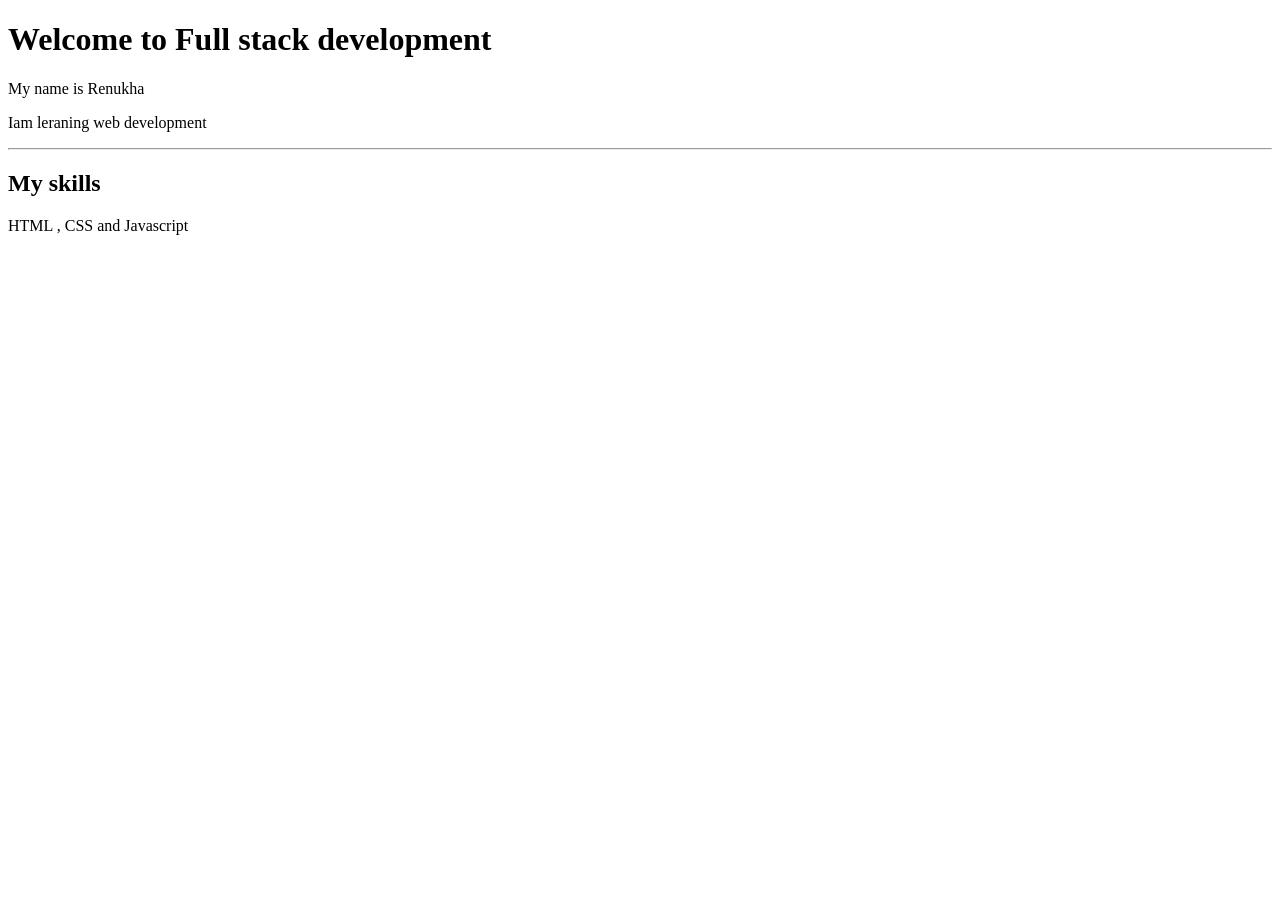
<file: index.html>
<!DOCTYPE html>
<html>
<head>
    <title>My first web page</title>
</head>
<body>
    <h1>Welcome to Full stack development</h1>
    <p>My name is Renukha</p>
    <p> Iam leraning web development</p>
    <hr>
    <h2>My skills</h2>
    <p>HTML , CSS and Javascript</p>
</body>
</html>
</file>
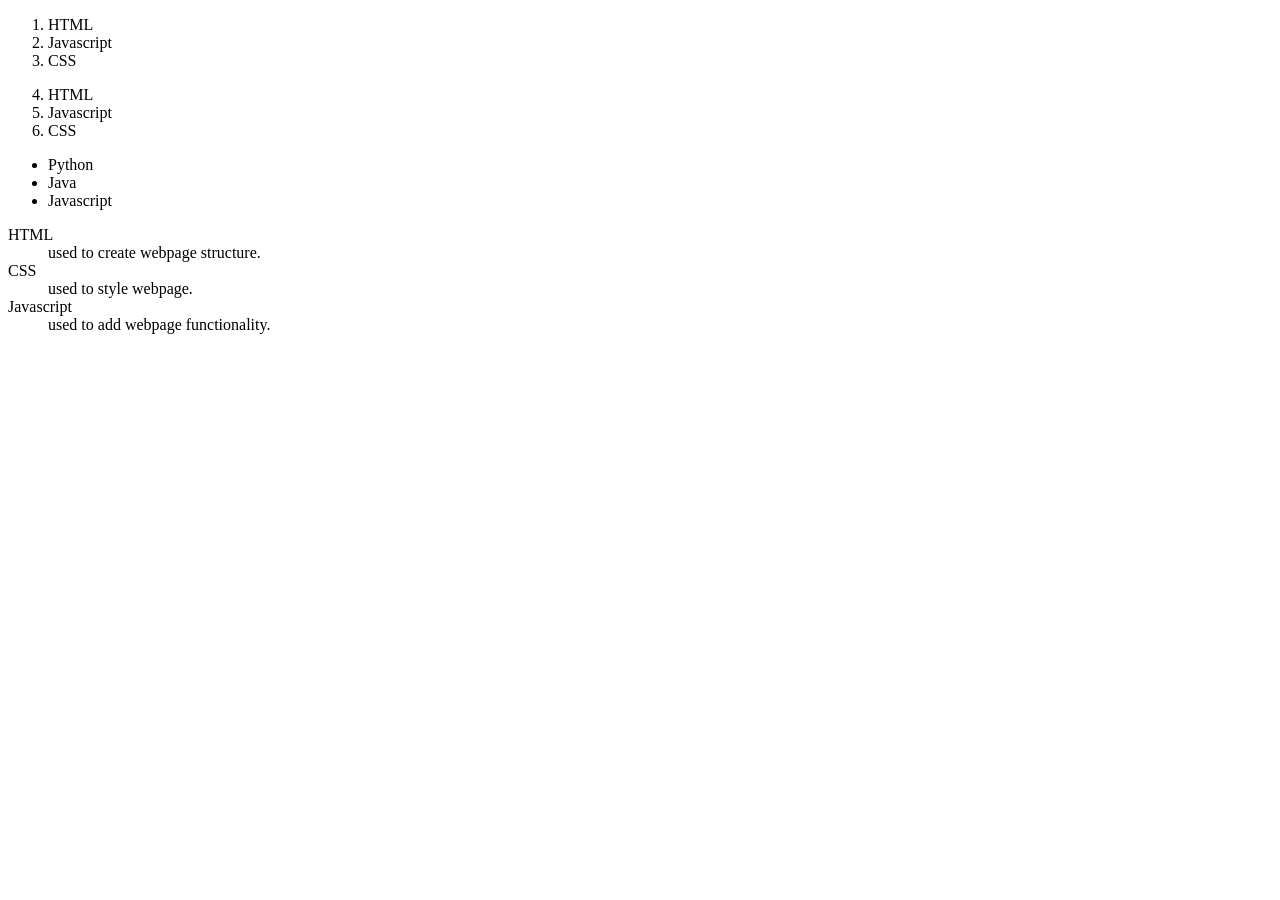
<file: discription list.html>
<!DOCTYPE html>
<html lang="en">
<head>
    <meta charset="UTF-8">
    <meta name="viewport" content="width=device-width, initial-scale=1.0">
    <title>Document</title>
</head>
<body>
    <ol>
        <li>HTML</li>
        <li>Javascript</li>
        <li>CSS</li>
    </ol>
    <ol start ="4">
        <li>HTML</li>
        <li>Javascript</li>
        <li>CSS</li>
    </ol>
    <ul>
        <li>Python</li>
        <li>Java</li>
        <li>Javascript</li>
    </ul>
    <dl>
        <dt>HTML</dt>
        <dd>used to create webpage structure.</dd>
        <dt>CSS</dt>
        <dd>used to style webpage.</dd>
        <dt>Javascript</dt>
        <dd>used to add webpage functionality.</dd>
    </dl>
</body>
</html>
</file>
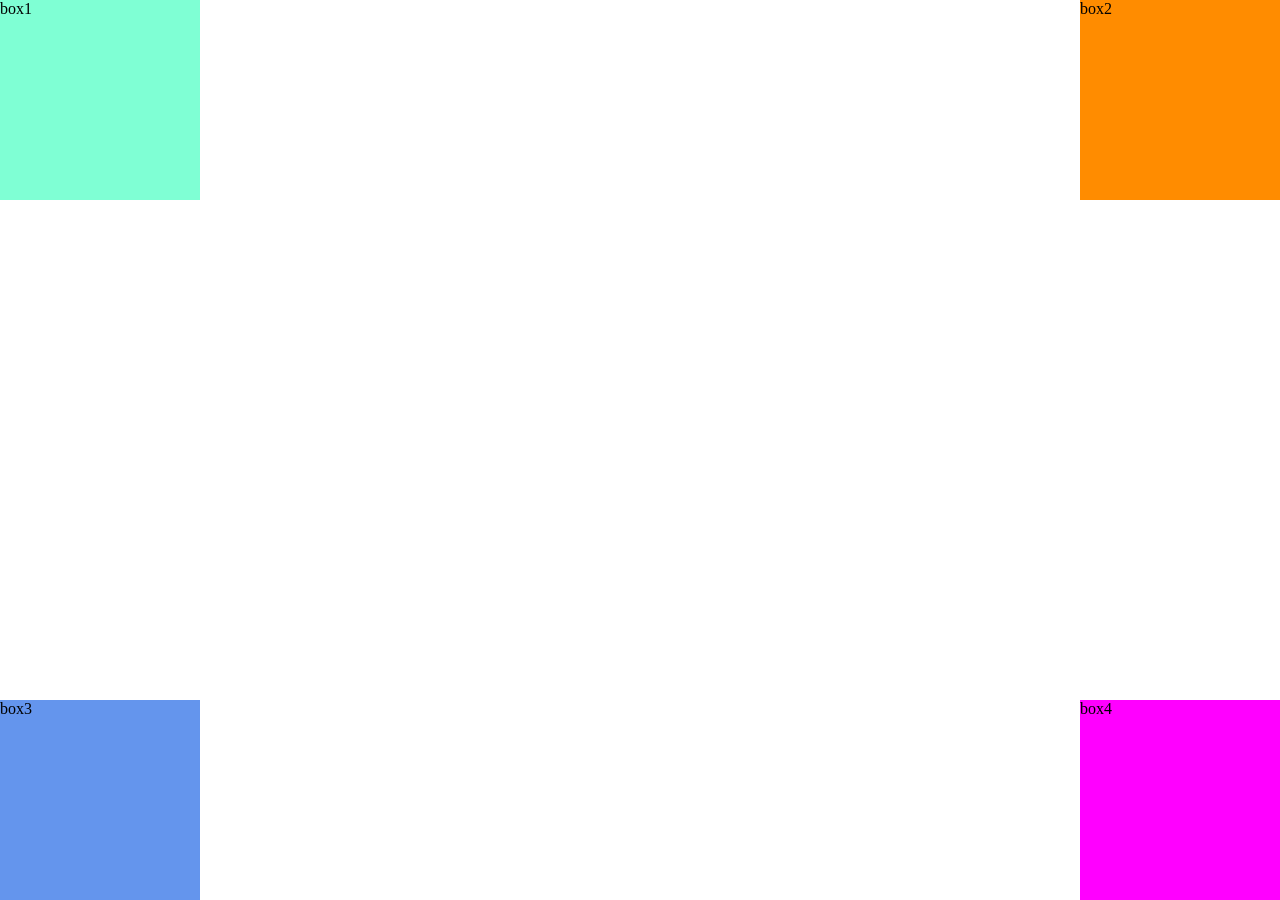
<file: div.html>
<!DOCTYPE html>
<html lang="en">
<head>
    <meta charset="UTF-8">
    <meta name="viewport" content="width=device-width, initial-scale=1.0">
    <title>Document</title>
    <style>
        .box1{
            height: 200px;
            width: 200px;
            background-color: aquamarine;
            position: fixed;
            top: 0px;
            left: 0px;
           
        }
        .box2{
            height: 200px;
            width: 200px;
            background-color: darkorange;
            right: 0px;
            top: 0px;
            position: fixed;
            
        }
        .box3{
            height: 200px;
            width: 200px;
            background-color: cornflowerblue;
            left: 0px;
            bottom: 0px;
            position: fixed;
           
        }
        .box4{
            height: 200px;
            width: 200px;
            background-color: fuchsia;
            right: 0px;
            bottom: 0px;
            position: fixed;
        }
    </style>
</head>
<body>
    <div class="box1">box1</div>
    <div class="box2">box2</div>
    <div class="box3">box3</div>
    <div class="box4">box4</div>
</body>
</html>
</file>
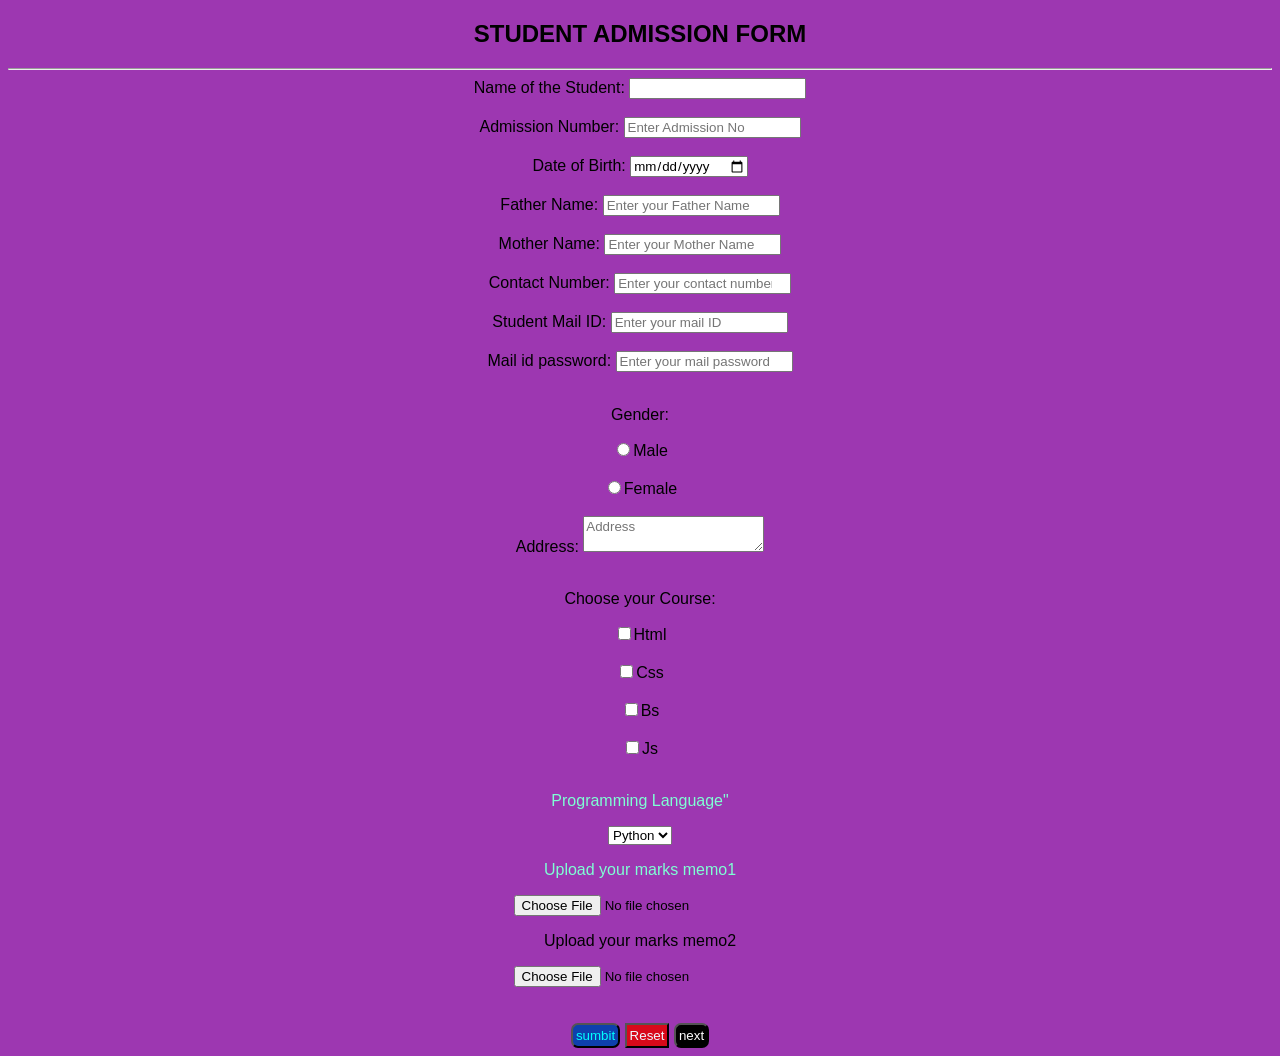
<file: forms.html>
<!DOCTYPE html>
<html lang="en">
<head>
    <meta charset="UTF-8">
    <meta name="viewport" content="width=device-width, initial-scale=1.0">
    <title>Document</title>
    <style>
        *{
            font-family: 'Franklin Gothic Medium', 'Arial Narrow', Arial, sans-serif;
        }
        .Student{
            color: aquamarine;
        }
    </style>
</head>
<body style="background-color: rgb(157, 55, 177);">
    <center><h2>STUDENT ADMISSION FORM</h2></center>
    <form>
        <center>
        <hr>
        <label>Name of the Student:</label>
        <input type="text" place holder="Enter name"/><br><br>
        <label>Admission Number:</label>
        <input type="text" placeholder="Enter Admission No"/><br><br>
        <label>Date of Birth:</label>
        <input type="date" placeholder="Enter your date of Birth"/><br><br>
        <label>Father Name:</label>
        <input type="text" placeholder="Enter your Father Name"/><br><br>
        <label>Mother Name:</label>
        <input type="text" placeholder="Enter your Mother Name"/><br><br>
        <label>Contact Number:</label>
        <input type="number" placeholder="Enter your contact number"/><br><br>
        <label>Student Mail ID:</label>
        <input type="mail" placeholder="Enter your mail ID"/><br><br>
        <label>Mail id password:</label>
        <input type="password" placeholder="Enter your mail password"/><br><br>
        <p>Gender:</p>
        <input type="radio" name="Male" value="Male"/>Male<br><br>
        <input type="radio" name="Male" value="Female"/>Female<br><br>
        <label>Address:</label>
        <textarea name="description" placeholder="Address"></textarea><br><br>
        <p>Choose your Course:</p>
        <input type="checkbox"/>Html<br><br>
        <input type="checkbox"/>Css<br><br>
        <input type="checkbox"/>Bs<br><br>
        <input type="checkbox"/>Js<br><br>
        <p class="Student">Programming Language"</p>
        <select>
            <option name="Python">Python</option>
            <option name="Java">Java</option>
            <option name="C++">C++</option>
        </select>
        <p class="Student">Upload your marks memo1</p>
        <input type="file"/><br>
        <p>Upload your marks memo2</p>
        <input type="file"/><br><br><br>
        <a href="https://encrypted-tbn0.gstatic.com/images?q=tbn:ANd9GcRso1Yg_qbJzKSB6OToeWd_xr-9n3qaq_x3g9EtFNs1qQ&s=10"><input type="button" name="sumbit" value="sumbit" style="color: aqua; background-color: rgb(14, 64, 173); border-radius: 7px; padding: 3px;"/></a>
         <button style="background-color: rgb(216, 9, 26); color: aliceblue; padding: 3px;">Reset</button>
        <a href="https://png.pngtree.com/png-clipart/20240909/original/pngtree-classical-kathakali-dance-leg-move-of-kathak-dance-move-png-image_15970312.png"><input type="button" name="next" value="next" style="color: white; background-color: black; border-radius: 7px; padding: 3px;"/></a>   
        </center>                                                                                                                                          
    </form>
</body>
</html>
</file>
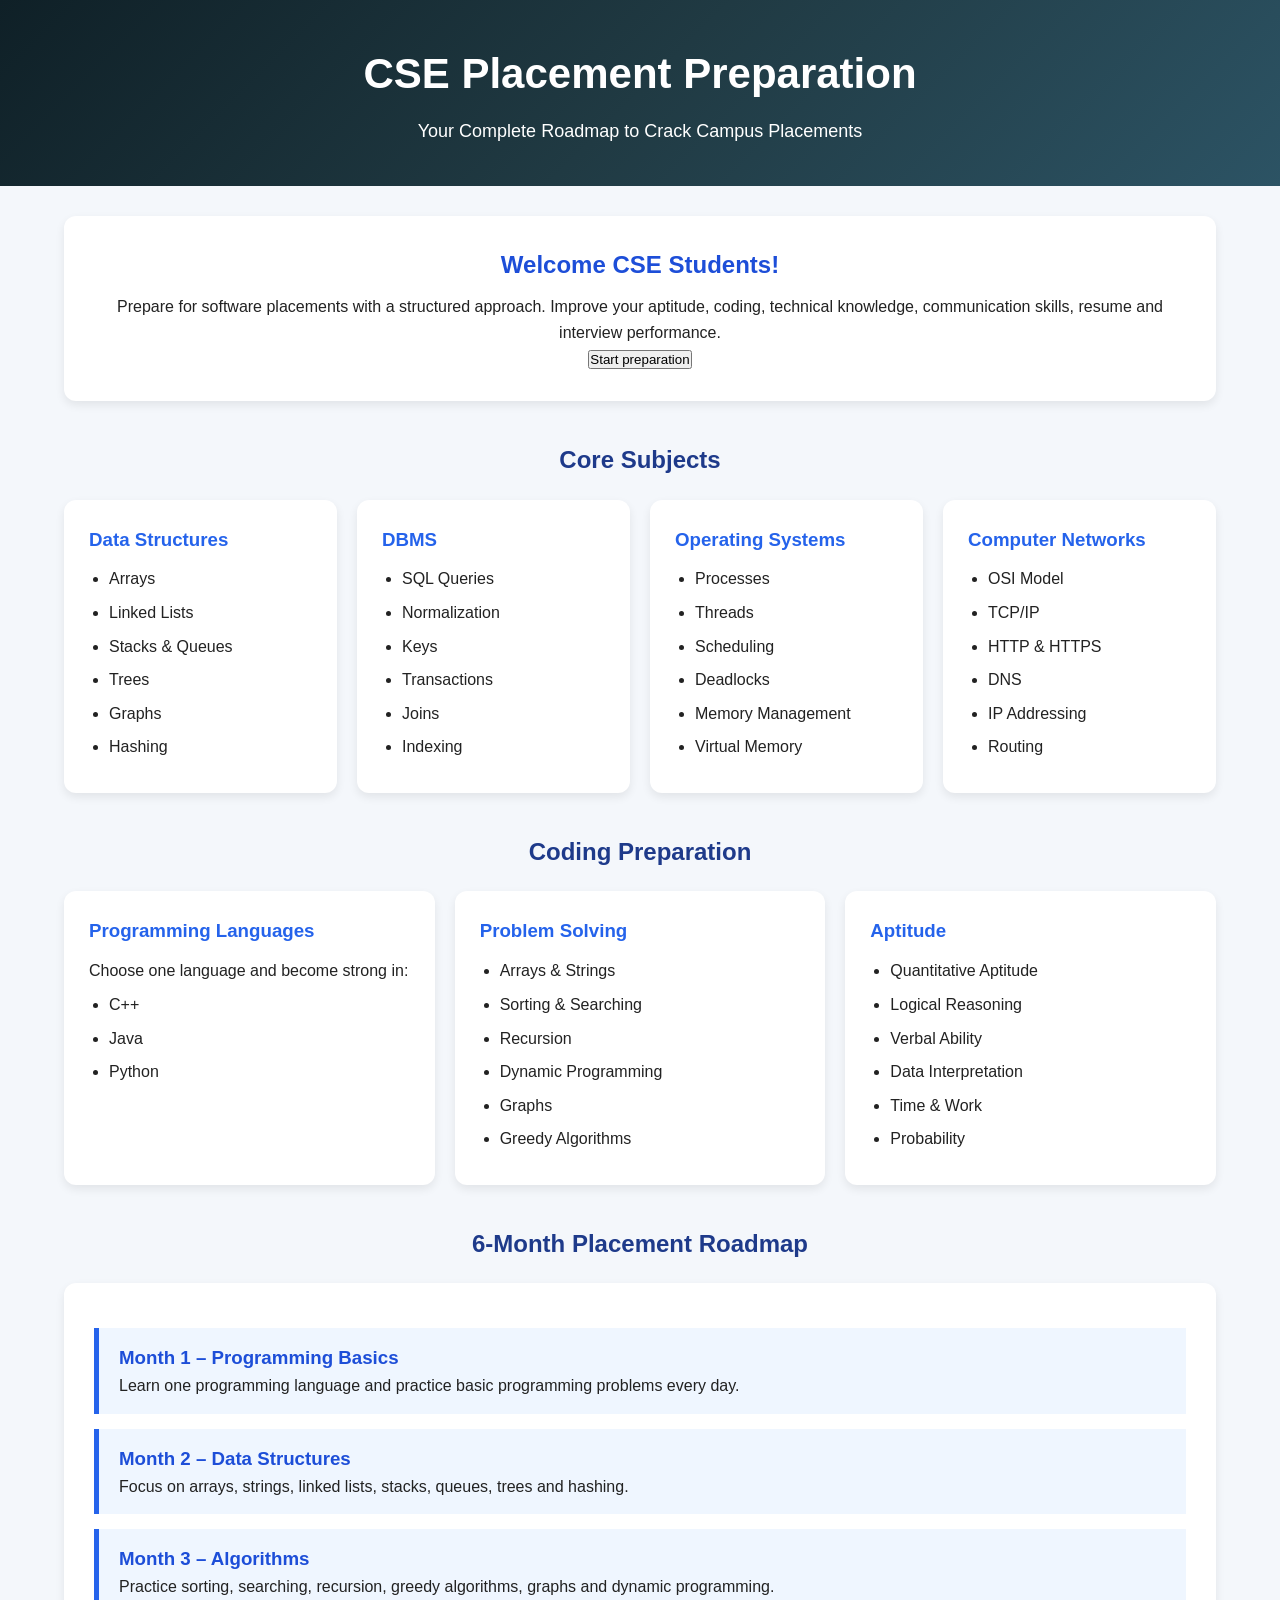
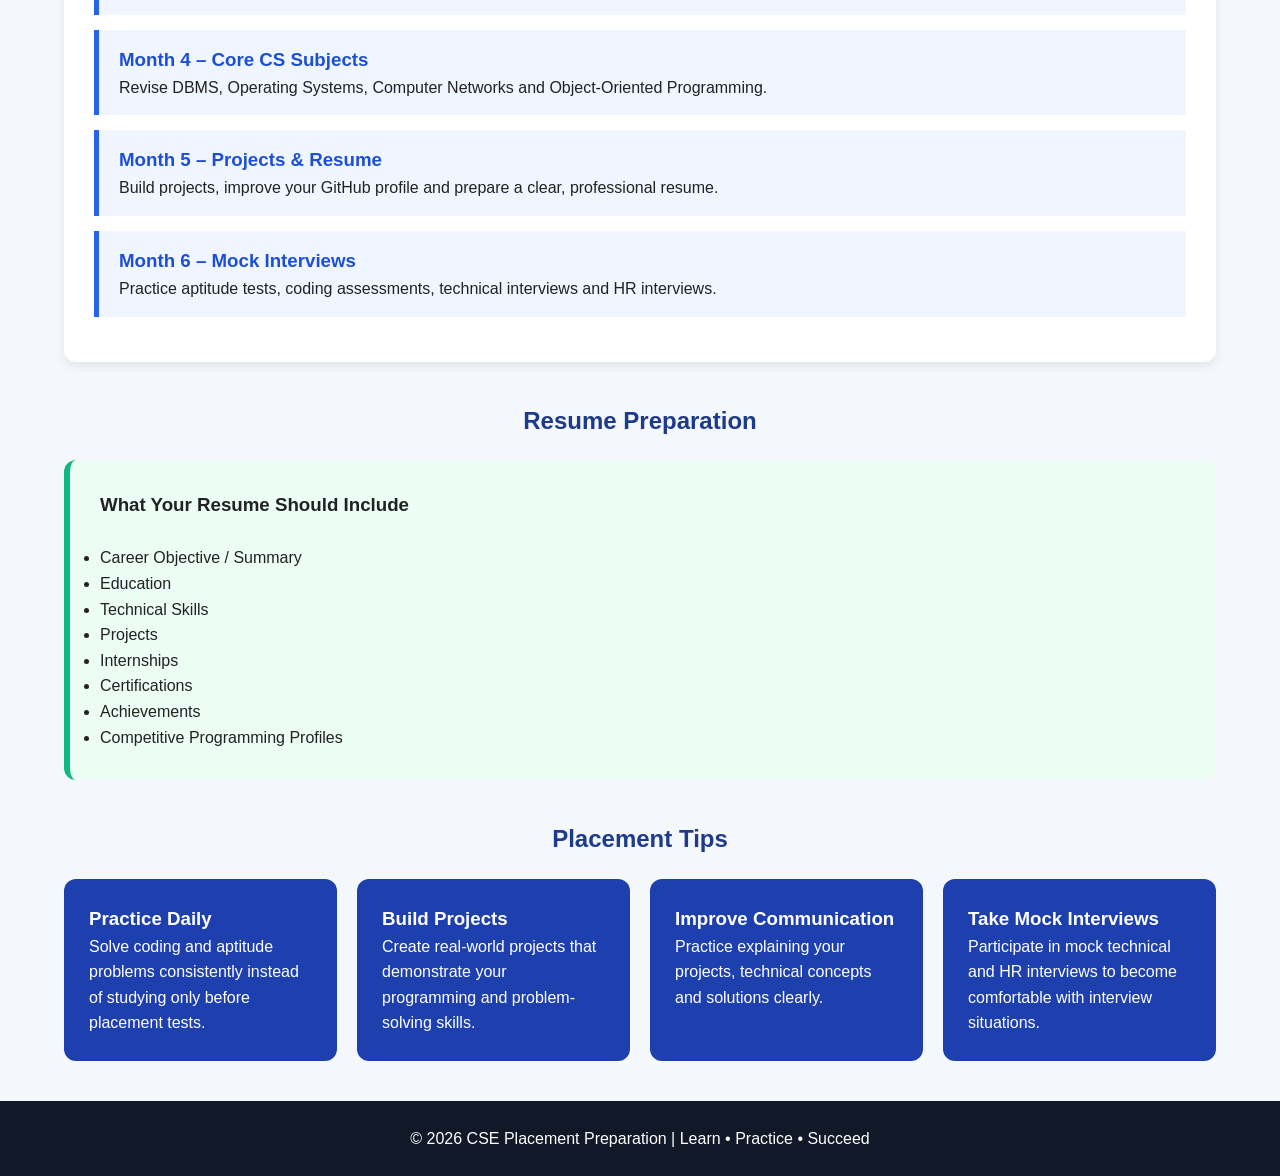
<file: index2.html>
<!DOCTYPE html>
<html lang="en">
<head>
    <meta charset="UTF-8">
    <meta name="viewport" content="width=device-width, initial-scale=1.0">
    <title>CSE Placement Preparation</title>

    <style>
        * {
            margin: 0;
            padding: 0;
            box-sizing: border-box;
            font-family: Arial, sans-serif;
        }

        body {
            background-color: #f4f7fb;
            color: #222;
            line-height: 1.6;
        }

        header {
            background: linear-gradient(135deg, #0f2027, #203a43, #2c5364);
            color: white;
            text-align: center;
            padding: 40px 20px;
        }

        header h1 {
            font-size: 42px;
            margin-bottom: 10px;
        }

        header p {
            font-size: 18px;
        }

        nav {
            background-color: #111827;
            padding: 15px;
            text-align: center;
            position: sticky;
            top: 0;
            z-index: 100;
        }

        nav a {
            color: white;
            text-decoration: none;
            margin: 0 15px;
            font-weight: bold;
        }

        nav a:hover {
            color: #38bdf8;
        }

        .container {
            width: 90%;
            max-width: 1200px;
            margin: 30px auto;
        }

        .intro {
            background: white;
            padding: 30px;
            border-radius: 12px;
            text-align: center;
            margin-bottom: 30px;
            box-shadow: 0 4px 10px rgba(0,0,0,0.08);
        }

        .intro h2 {
            color: #1d4ed8;
            margin-bottom: 10px;
        }

        .cards {
            display: grid;
            grid-template-columns: repeat(auto-fit, minmax(250px, 1fr));
            gap: 20px;
        }

        .card {
            background: white;
            padding: 25px;
            border-radius: 12px;
            box-shadow: 0 4px 10px rgba(0,0,0,0.08);
            transition: 0.3s;
        }

        .card:hover {
            transform: translateY(-5px);
        }

        .card h3 {
            color: #2563eb;
            margin-bottom: 12px;
        }

        .card ul {
            padding-left: 20px;
        }

        .card li {
            margin: 8px 0;
        }

        section {
            margin-bottom: 40px;
        }

        section > h2 {
            text-align: center;
            margin-bottom: 20px;
            color: #1e3a8a;
        }

        .roadmap {
            background: white;
            padding: 30px;
            border-radius: 12px;
            box-shadow: 0 4px 10px rgba(0,0,0,0.08);
        }

        .roadmap-item {
            border-left: 5px solid #2563eb;
            padding: 15px 20px;
            margin: 15px 0;
            background-color: #eff6ff;
        }

        .roadmap-item h3 {
            color: #1d4ed8;
        }

        .tips {
            display: grid;
            grid-template-columns: repeat(auto-fit, minmax(220px, 1fr));
            gap: 20px;
        }

        .tip {
            background: #1e40af;
            color: white;
            padding: 25px;
            border-radius: 12px;
        }

        .resume {
            background: #ecfdf5;
            padding: 30px;
            border-radius: 12px;
            border-left: 6px solid #10b981;
        }

        footer {
            background-color: #111827;
            color: white;
            text-align: center;
            padding: 25px;
            margin-top: 40px;
        }

        .btn {
            display: inline-block;
            margin-top: 20px;
            padding: 12px 25px;
            background-color: #2563eb;
            color: white;
            text-decoration: none;
            border-radius: 6px;
        }

        .btn:hover {
            background-color: #1d4ed8;
        }

        @media (max-width: 600px) {
            header h1 {
                font-size: 30px;
            }

            nav a {
                display: inline-block;
                margin: 5px;
            }
        }
    </style>
</head>

<body>

    <!-- Header -->
    <header>
        <h1>CSE Placement Preparation</h1>
        <p>Your Complete Roadmap to Crack Campus Placements</p>
    </header>

    <div class="container">

        <!-- Introduction -->
        <section id="home">
            <div class="intro">
                <h2>Welcome CSE Students!</h2>
                <p>
                    Prepare for software placements with a structured approach.
                    Improve your aptitude, coding, technical knowledge,
                    communication skills, resume and interview performance.
                </p>

                <a href="https://joinsaarthi.com/"><input type="button" name="Start Preparation" value="Start preparation"/></a>
            </div>
        </section>

        <!-- Subjects -->
        <section id="subjects">
            <h2>Core Subjects</h2>

            <div class="cards">

                <div class="card">
                    <h3>Data Structures</h3>
                    <ul>
                        <li>Arrays</li>
                        <li>Linked Lists</li>
                        <li>Stacks & Queues</li>
                        <li>Trees</li>
                        <li>Graphs</li>
                        <li>Hashing</li>
                    </ul>
                </div>

                <div class="card">
                    <h3>DBMS</h3>
                    <ul>
                        <li>SQL Queries</li>
                        <li>Normalization</li>
                        <li>Keys</li>
                        <li>Transactions</li>
                        <li>Joins</li>
                        <li>Indexing</li>
                    </ul>
                </div>

                <div class="card">
                    <h3>Operating Systems</h3>
                    <ul>
                        <li>Processes</li>
                        <li>Threads</li>
                        <li>Scheduling</li>
                        <li>Deadlocks</li>
                        <li>Memory Management</li>
                        <li>Virtual Memory</li>
                    </ul>
                </div>

                <div class="card">
                    <h3>Computer Networks</h3>
                    <ul>
                        <li>OSI Model</li>
                        <li>TCP/IP</li>
                        <li>HTTP & HTTPS</li>
                        <li>DNS</li>
                        <li>IP Addressing</li>
                        <li>Routing</li>
                    </ul>
                </div>

            </div>
        </section>

        <!-- Coding -->
        <section id="coding">
            <h2>Coding Preparation</h2>

            <div class="cards">

                <div class="card">
                    <h3>Programming Languages</h3>
                    <p>Choose one language and become strong in:</p>
                    <ul>
                        <li>C++</li>
                        <li>Java</li>
                        <li>Python</li>
                    </ul>
                </div>

                <div class="card">
                    <h3>Problem Solving</h3>
                    <ul>
                        <li>Arrays & Strings</li>
                        <li>Sorting & Searching</li>
                        <li>Recursion</li>
                        <li>Dynamic Programming</li>
                        <li>Graphs</li>
                        <li>Greedy Algorithms</li>
                    </ul>
                </div>

                <div class="card">
                    <h3>Aptitude</h3>
                    <ul>
                        <li>Quantitative Aptitude</li>
                        <li>Logical Reasoning</li>
                        <li>Verbal Ability</li>
                        <li>Data Interpretation</li>
                        <li>Time & Work</li>
                        <li>Probability</li>
                    </ul>
                </div>

            </div>
        </section>

        <!-- Roadmap -->
        <section id="roadmap">
            <h2>6-Month Placement Roadmap</h2>

            <div class="roadmap">

                <div class="roadmap-item">
                    <h3>Month 1 – Programming Basics</h3>
                    <p>
                        Learn one programming language and practice basic
                        programming problems every day.
                    </p>
                </div>

                <div class="roadmap-item">
                    <h3>Month 2 – Data Structures</h3>
                    <p>
                        Focus on arrays, strings, linked lists, stacks,
                        queues, trees and hashing.
                    </p>
                </div>

                <div class="roadmap-item">
                    <h3>Month 3 – Algorithms</h3>
                    <p>
                        Practice sorting, searching, recursion, greedy
                        algorithms, graphs and dynamic programming.
                    </p>
                </div>

                <div class="roadmap-item">
                    <h3>Month 4 – Core CS Subjects</h3>
                    <p>
                        Revise DBMS, Operating Systems, Computer Networks
                        and Object-Oriented Programming.
                    </p>
                </div>

                <div class="roadmap-item">
                    <h3>Month 5 – Projects & Resume</h3>
                    <p>
                        Build projects, improve your GitHub profile and
                        prepare a clear, professional resume.
                    </p>
                </div>

                <div class="roadmap-item">
                    <h3>Month 6 – Mock Interviews</h3>
                    <p>
                        Practice aptitude tests, coding assessments,
                        technical interviews and HR interviews.
                    </p>
                </div>

            </div>
        </section>

        <!-- Resume -->
        <section>
            <h2>Resume Preparation</h2>

            <div class="resume">
                <h3>What Your Resume Should Include</h3>
                <br>

                <ul>
                    <li>Career Objective / Summary</li>
                    <li>Education</li>
                    <li>Technical Skills</li>
                    <li>Projects</li>
                    <li>Internships</li>
                    <li>Certifications</li>
                    <li>Achievements</li>
                    <li>Competitive Programming Profiles</li>
                </ul>
            </div>
        </section>

        <!-- Interview Tips -->
        <section id="tips">
            <h2>Placement Tips</h2>

            <div class="tips">

                <div class="tip">
                    <h3>Practice Daily</h3>
                    <p>
                        Solve coding and aptitude problems consistently
                        instead of studying only before placement tests.
                    </p>
                </div>

                <div class="tip">
                    <h3>Build Projects</h3>
                    <p>
                        Create real-world projects that demonstrate your
                        programming and problem-solving skills.
                    </p>
                </div>

                <div class="tip">
                    <h3>Improve Communication</h3>
                    <p>
                        Practice explaining your projects, technical concepts
                        and solutions clearly.
                    </p>
                </div>

                <div class="tip">
                    <h3>Take Mock Interviews</h3>
                    <p>
                        Participate in mock technical and HR interviews to
                        become comfortable with interview situations.
                    </p>
                </div>

            </div>
        </section>

    </div>

    <!-- Footer -->
    <footer>
        <p>© 2026 CSE Placement Preparation | Learn • Practice • Succeed</p>
    </footer>

</body>
</html>
</file>
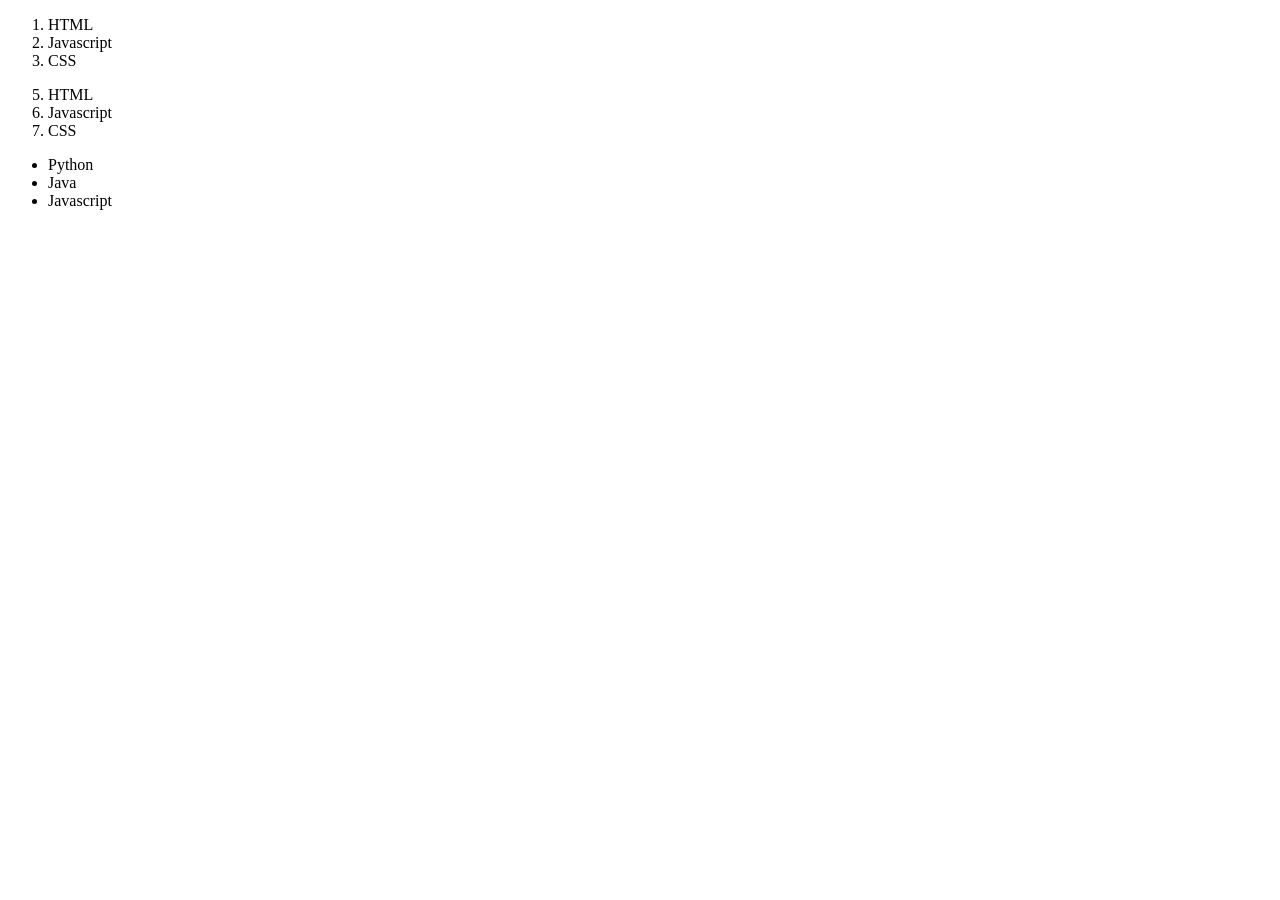
<file: list.html>
<!DOCTYPE html>
<html lang="en">
<head>
    <meta charset="UTF-8">
    <meta name="viewport" content="width=device-width, initial-scale=1.0">
    <title>Document</title>
</head>
<body>
    <ol>
        <li>HTML</li>
        <li>Javascript</li>
        <li>CSS</li>
    </ol>
    <ol start ="5">
        <li>HTML</li>
        <li>Javascript</li>
        <li>CSS</li>
    </ol>
    <ul>
        <li>Python</li>
        <li>Java</li>
        <li>Javascript</li>
    </ul>
</body>
</html>
</file>
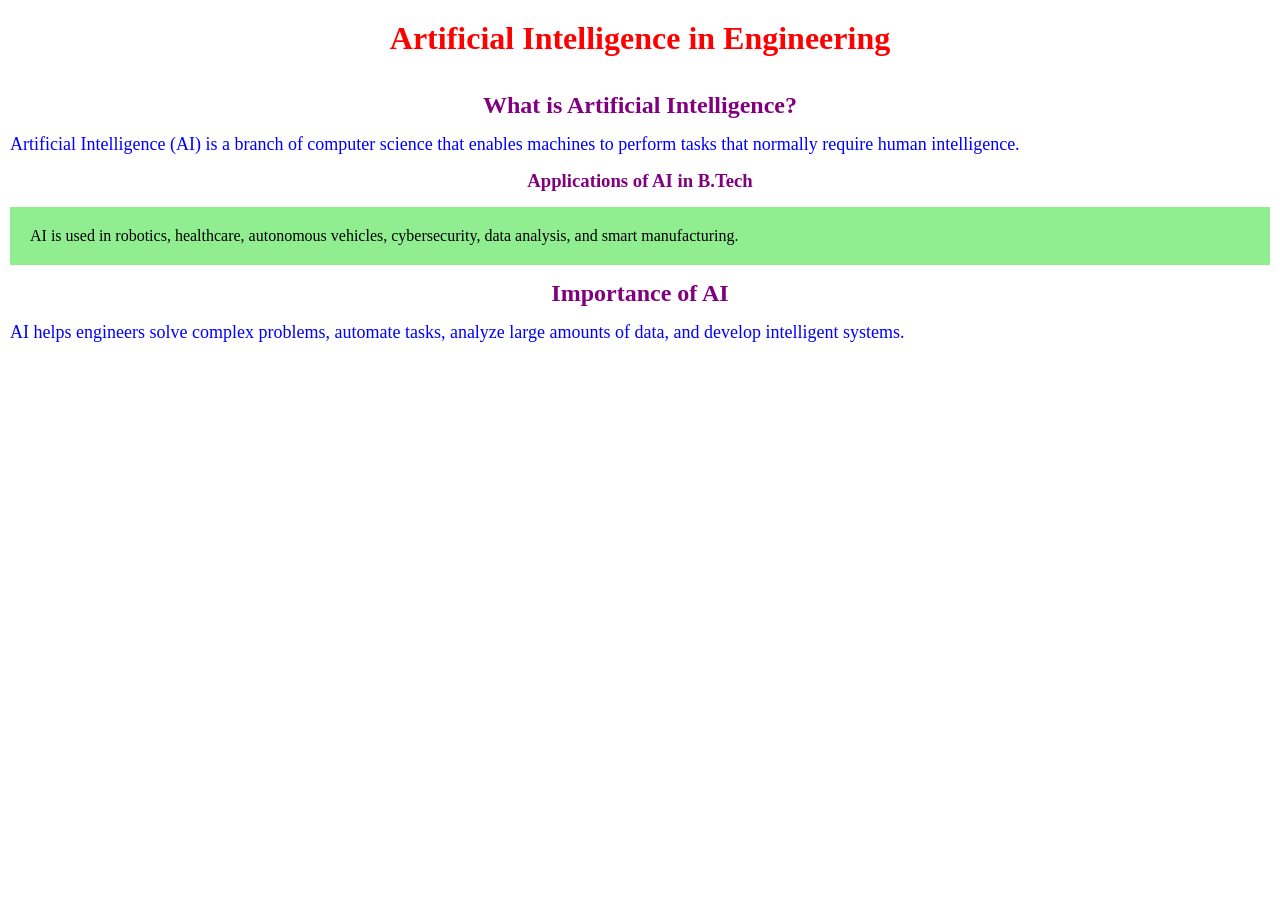
<file: selector.html>
<!DOCTYPE html>
<html>
<head>
    <title>Artificial Intelligence in Engineering</title>

    <style>
        /* Universal Selector */
        * {
            margin: 0;
            padding: 0;
        }

        /* Element Selector */
        p {
            color: blue;
            font-size: 18px;
            margin: 10px;
        }

        /* ID Selector */
        #heading {
            color: red;
            text-align: center;
            padding: 20px;
        }

        /* Class Selector */
        .box {
            background-color: lightgreen;
            padding: 20px;
            margin: 10px;
        }

        /* Group Selector */
        h2, h3 {
            color: purple;
            text-align: center;
            margin: 15px;
        }
    </style>
</head>

<body>

    <h1 id="heading">Artificial Intelligence in Engineering</h1>

    <h2>What is Artificial Intelligence?</h2>
    <p>
        Artificial Intelligence (AI) is a branch of computer science
        that enables machines to perform tasks that normally require
        human intelligence.
    </p>

    <h3>Applications of AI in B.Tech</h3>

    <div class="box">
        AI is used in robotics, healthcare, autonomous vehicles,
        cybersecurity, data analysis, and smart manufacturing.
    </div>

    <h2>Importance of AI</h2>
    <p>
        AI helps engineers solve complex problems, automate tasks,
        analyze large amounts of data, and develop intelligent systems.
    </p>

</body>
</html>
</file>
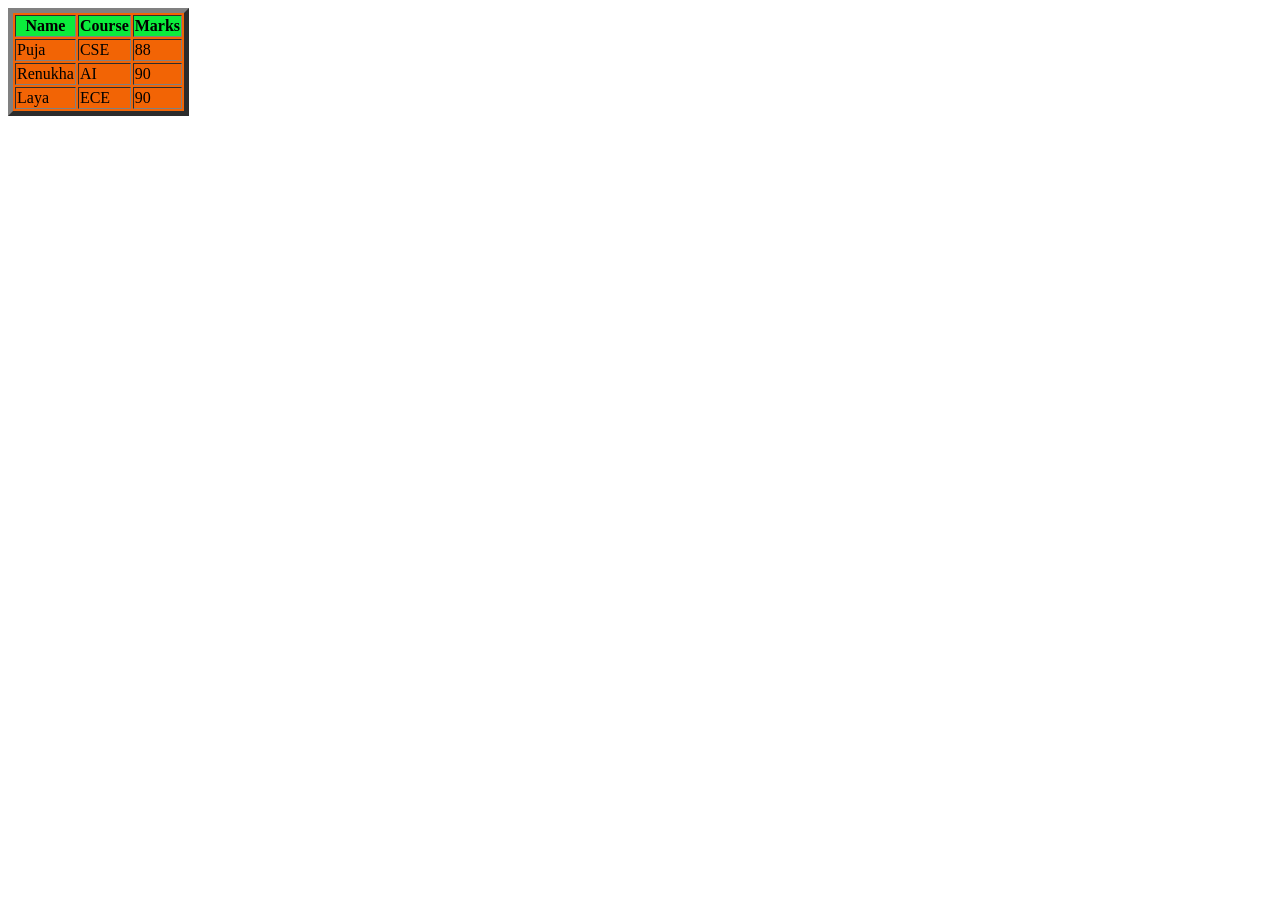
<file: table.html>
<!DOCTYPE html>
<html lang="en">
<head>
    <meta charset="UTF-8">
    <meta name="viewport" content="width=device-width, initial-scale=1.0">
    <title>Document</title>
</head>
<body>
    <table border="5" style="background-color: hwb(24 2% 5%);">
        <tr style="background-color: rgb(11, 236, 60);">
            <th>Name</th>
            <th>Course</th>
            <th>Marks</th>
        </tr>
        <tr>
            <td>Puja</td>
            <td>CSE</td>
            <td>88</td>
        </tr>
        <tr>
            <td>Renukha</td>
            <td>AI</td>
            <td>90</td>
        </tr>
         <tr>
            <td>Laya</td>
            <td>ECE</td>
            <td>90</td>
        </tr>
    </table>
</body>
</html>
</file>
